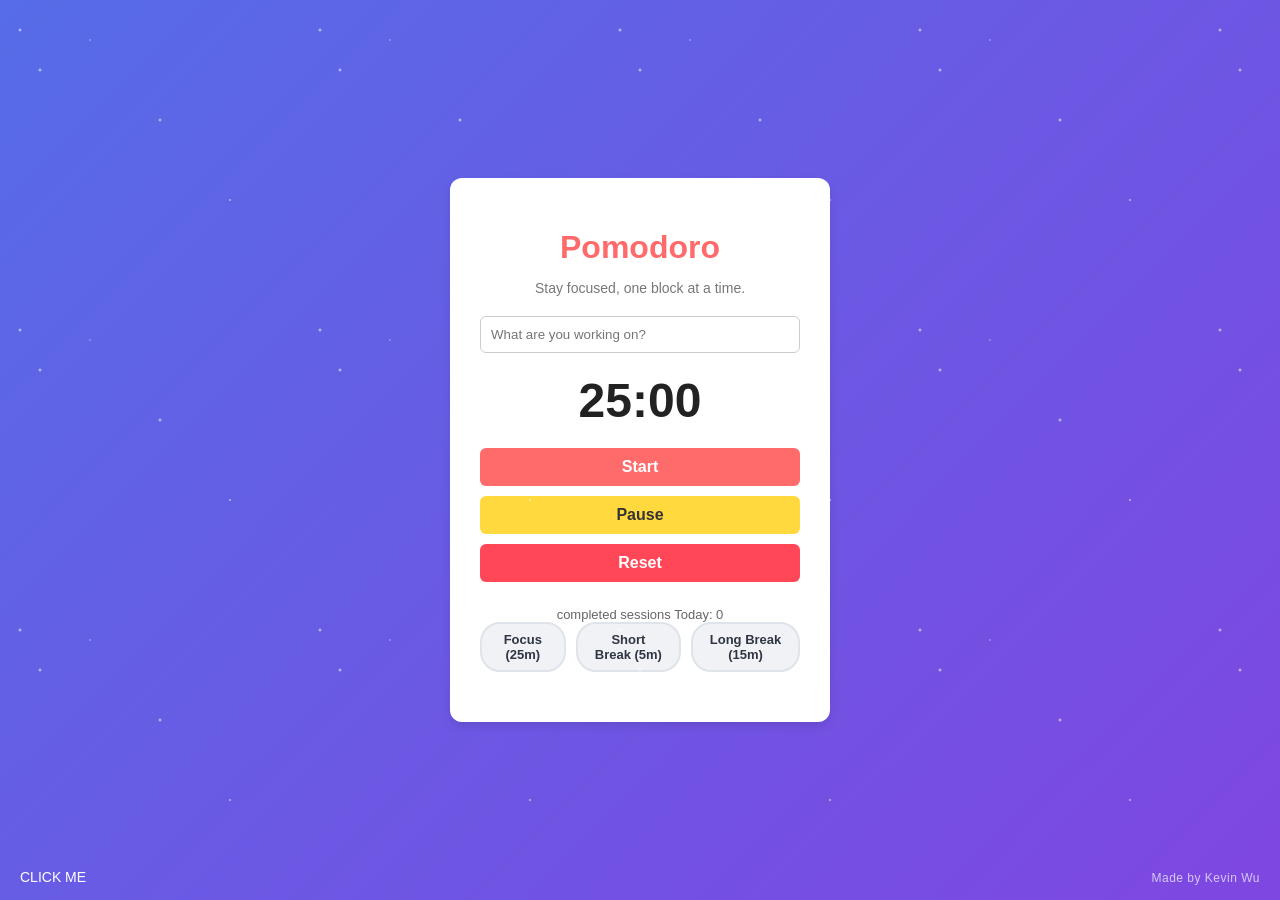
<file: index.html>
<!DOCTYPE html>
<html lang="en">
   <head>
<meta charset="UTF-8">
  <meta name="viewport" content="width=device-width, initial-scale=1.0">
     <title>Pomodoro</title>
   <link rel="stylesheet" href="styles.css">
</head>
   <body>
      <div id="toast-container"></div>
   <div class="container">
<h1>Pomodoro</h1>
     <p class="subtitle">Stay focused, one block at a time.</p>
  <div class="goal-box">
<input type="text" id="task-input" placeholder="What are you working on?">
     </div>
   <div class="timer-display">
      <span id="minutes">25</span>:<span id="seconds">00</span>
 </div>
       <div class="controls">
<button id="start-btn" class="btn primary">Start</button>
  <button id="pause-btn" class="btn">Pause</button>
     <button id="reset-btn" class="btn">Reset</button>
     <div class="counter">
   completed sessions Today: <span id="session-count">0</span>
           </div>
  </div>
  <div class="mode-selector">
    <button id="focus-btn">Focus (25m)</button>
    <button id="short-break-btn">Short Break (5m)</button>
    <button id="long-break-btn">Long Break (15m)</button>
</div>
<div id="watermark" class="watermark">
    Made by Kevin Wu
</div>
     <script src="script.js"></script>
     <div class="stars"></div>
     <a href="games.html" class="stealth-btn">CLICK ME</a>
   </body>
</html>
</file>
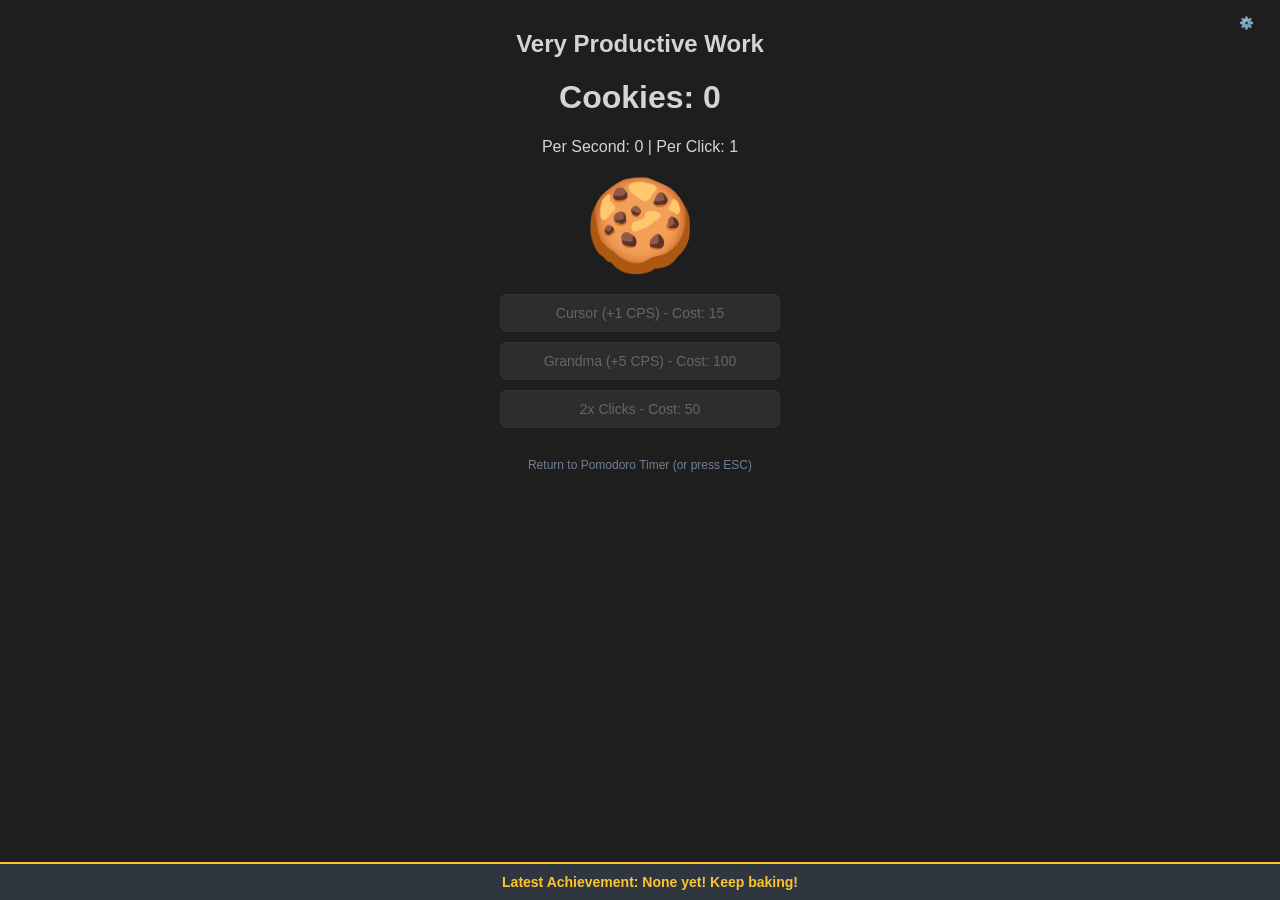
<file: games.html>
<!DOCTYPE html>
<html>
<head>
<title>Math Homework Helper</title>
<style>
body {
    background-color: #1e1e1e;
     color: #d4d4d4;
    font-family: sans-serif;
     text-align: center;
margin-top: 30px;
    margin-bottom: 60px;
}

#cookie-btn {
    font-size: 90px;
     background: none;
    border: none;
     cursor: pointer;
transition: transform 0.1s;
}

#cookie-btn:active {
transform: scale(0.85);
}

.shop-container {
    display: flex;
    flex-direction: column;
    align-items: center;
    gap: 10px;
    margin-top: 15px;
}

.upgrade-btn {
     background-color: #2d2d2d;
    color: #4cd137;
     border: 1px solid #444;
    padding: 10px 20px;
     font-size: 14px;
    cursor: pointer;
     border-radius: 6px;
width: 280px;
}

.upgrade-btn:disabled {
    color: #666;
    border-color: #333;
    cursor: not-allowed;
}

#achievement-bar {
    position: fixed;
    bottom: 0;
    left: 0;
    width: 100%;
    background-color: #2f3640;
    color: #fbc531;
    border-top: 2px solid #fbc531;
    padding: 10px;
    font-weight: bold;
    font-size: 14px;
     text-align: center;
z-index: 1000;
}

#jumpscare-screen {
    position: fixed;
    top: 0;
    left: 0;
    width: 100%;
    height: 100%;
    background-color: #1e1e1e;
    display: none;
    flex-direction: column;
    justify-content: center;
    align-items: center;
    z-index: 2000;
}

#jumpscare-screen h1 {
    color: #ff4757;
    font-size: 40px;
    margin-bottom: 10px;
}

#jumpscare-screen p {
    color: #fff;
    font-size: 20px;
    margin-bottom: 30px;
}

#secret-boost-btn {
    position: fixed;
    top: 15px;
    right: 20px;
    background: none;
    border: none;
    font-size: 12px;
    color: #444;
    cursor: pointer;
    transition: color 0.3s;
}

#secret-boost-btn:hover {
    color: #888;
}

.back-link {
    display: block;
     margin-top: 30px;
    color: #718093;
     font-size: 12px;
text-decoration: none;
}
</style>
</head>
<body>

<button id="secret-boost-btn">⚙️</button>

<div id="jumpscare-screen">
<h1>YOU ARE COMPLETELY COOKED.</h1>
<p>Get back to your Pomodoro timer right now!</p>
<button class="upgrade-btn" onclick="window.location.href='index.html'">Fine, Returning to Timer</button>
</div>

<h2>Very Productive Work</h2>

<h1 id="cookie-count">Cookies: 0</h1>
<p id="stats-display">Per Second: 0 | Per Click: 1</p>

<button id="cookie-btn">🍪</button>

<div class="shop-container">
<button id="buy-autoclicker" class="upgrade-btn">Cursor (Cost: 15)</button>
<button id="buy-grandma" class="upgrade-btn">Grandma (Cost: 100)</button>
<button id="buy-multiplier" class="upgrade-btn">Double Clicks (Cost: 50)</button>
</div>

<a href="index.html" class="back-link">Return to Pomodoro Timer (or press ESC)</a>

<div id="achievement-bar">Latest Achievement: None yet! Keep baking!</div>

<script>
let cookies = 0;
let clickPower = 1;
let autoClickers = 0;
let grandmas = 0;

let cursorCost = 15;
let grandmaCost = 100;
let multiplierCost = 50;

let achievements = {
    first100: false,
    first1000: false
};

let cookieDisplay = document.getElementById('cookie-count');
let statsDisplay = document.getElementById('stats-display');
let cookieBtn = document.getElementById('cookie-btn');
let cursorBtn = document.getElementById('buy-autoclicker');
let grandmaBtn = document.getElementById('buy-grandma');
let multiplierBtn = document.getElementById('buy-multiplier');
let achievementBar = document.getElementById('achievement-bar');
let jumpscareScreen = document.getElementById('jumpscare-screen');
let secretBoostBtn = document.getElementById('secret-boost-btn');

   cookieBtn.addEventListener('click', () => {
   cookies += clickPower;
      checkMilestones();
      updateUI();
});

 secretBoostBtn.addEventListener('click', () => {
    clickPower += 100;
    updateUI();
});

 cursorBtn.addEventListener('click', () => {
    if (cookies >= cursorCost) {
  cookies -= cursorCost;
     autoClickers++;
   cursorCost = Math.floor(cursorCost * 1.3);
       updateUI();
  }
});

 grandmaBtn.addEventListener('click', () => {
    if (cookies >= grandmaCost) {
  cookies -= grandmaCost;
     grandmas++;
   grandmaCost = Math.floor(grandmaCost * 1.4);
       updateUI();
  }
});

 multiplierBtn.addEventListener('click', () => {
    if (cookies >= multiplierCost) {
  cookies -= multiplierCost;
     clickPower *= 2;
   multiplierCost = Math.floor(multiplierCost * 2.5);
       updateUI();
  }
});

setInterval(() => {
     let totalCps = (autoClickers * 1) + (grandmas * 5);
     cookies += totalCps;
     checkMilestones();
   updateUI();
}, 1000);

function checkMilestones() {
    if (!achievements.first100 && cookies >= 100) {
        achievements.first100 = true;
        achievementBar.textContent = "🏆 Latest Achievement: 100 Cookies Baked!";
    }
    if (!achievements.first1000 && cookies >= 1000) {
        achievements.first1000 = true;
        achievementBar.textContent = "🏆 Latest Achievement: Cookie Master (1,000)!";
        jumpscareScreen.style.display = 'flex';
    }
}

function updateUI() {
    let cps = (autoClickers * 1) + (grandmas * 5);
    cookieDisplay.textContent = "Cookies: " + cookies;
       statsDisplay.textContent = "Per Second: " + cps + " | Per Click: " + clickPower;
cursorBtn.textContent = "Cursor (+1 CPS) - Cost: " + cursorCost;
grandmaBtn.textContent = "Grandma (+5 CPS) - Cost: " + grandmaCost;
multiplierBtn.textContent = "2x Clicks - Cost: " + multiplierCost;

cursorBtn.disabled = cookies < cursorCost;
grandmaBtn.disabled = cookies < grandmaCost;
multiplierBtn.disabled = cookies < multiplierCost;
}

window.addEventListener('keydown', (e) => {
    if (e.key === "Escape") {
        window.location.href = "index.html";
    }
});
</script>

</body>
</html>
</file>
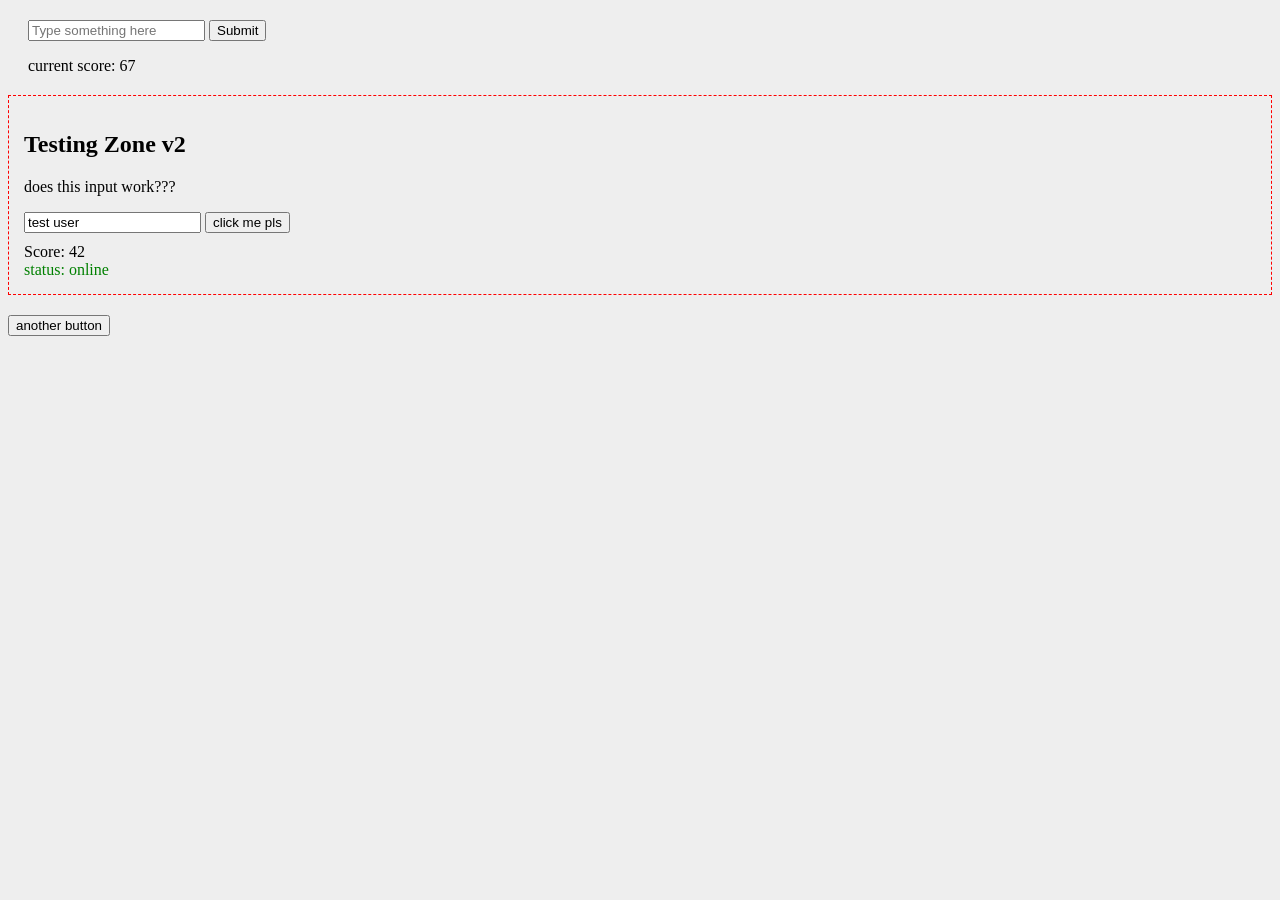
<file: test1.html>
<!DOCTYPE html>
<html>
<body>
   <div style="margin: 20px;">
      <input type="text" id="userInput" placeholder="Type something here">      
      <button onclick="alert('Button was clicked!')">Submit</button>    
      <p>current score: <span id="score">67</span></p>
   </div>
</body>
</html>

<!DOCTYPE html>
<html>
<head>
  <title>test page pls ignore</title>
</head>
<body style="background-color: #eee;">

   <div id="main-box" style="border: 1px dashed red; padding: 15px;">
      <h2>Testing Zone v2</h2>
      <p>does this input work???</p>
      
      <input type="text" id="nameBox" placeholder="enter name here..." value="test user">
      <button onclick="console.log('clicked!')">click me pls</button>
      
      <div class="stats" style="margin-top: 10px;">
        <span>Score: </span><span id="num">42</span>
        <br>
        <span style="color: green;">status: online</span>
      </div>
   </div>

   <!-- random test button lol -->
   <button style="margin-top: 20px;" onclick="alert('hello')">another button</button>

</body>
</html>
</file>
<file: styles.css>
body {
    font-family: Arial, sans-serif;
    background-color: #f4f4f9;
    color: #333;
    display: flex;
    justify-content: center;
    align-items: center;
    height: 100vh;
    margin: 0;
}
.container {
    background: white;
    padding: 30px;
    border-radius: 12px;
    box-shadow: 0 4px 10px rgba(0, 0, 0, 0.1);
    text-align: center;
    width: 320px;
}

h1 {
    margin-bottom: 5px;
    color: #ff6b6b;
}

.subtitle {
    font-size: 14px;
    color: #777;
    margin-bottom: 20px;
}

.goal-box input {
    width: 100%;
    padding: 10px;
    box-sizing: border-box;
    border: 1px solid #ccc;
    border-radius: 6px;
    margin-bottom: 20px;
}

.timer-display {
    font-size: 48px;
    font-weight: bold;
    color: #222;
    margin-bottom: 20px;
}

.controls {
    display: flex;
    flex-direction: column;
    gap: 10px;
}

.btn {
    padding: 10px;
    border: none;
    border-radius: 6px;
    cursor: pointer;
    font-size: 16px;
    font-weight: bold;
}

.btn.primary {
    background-color: #ff6b6b;
    color: white;
}

#pause-btn {
    background-color: #ffd93d;
    color: #333;
}

#reset-btn {
    background: #ff4757;
    color: white;
}

.counter {
    margin-top: 15px;
    font-size: 13px;
    color: #666;
}
.mode-selector {
    display: flex;
    justify-content: center;
    gap: 10px;
    margin-bottom: 20px;
}

.mode-selector button {
    background-color: #f1f2f6;
     color: #2f3542;
    border: 2px solid #dfe4ea;
    padding: 8px 14px;
     border-radius: 20px;
    font-size: 13px;
     font-weight: 600;
cursor: pointer;
    transition: all 0.2s ease;
}

.mode-selector button:hover {
     background-color: #ced6e0;
    border-color: #ced6e0;
}

.mode-selector button.active {
     background-color: #ff4757;
    color: white;
      border-color: #ff4757;
}
body {
    background: linear-gradient(-45deg, #8652ee, #2f3ab8, #8c3ade, #566ce8);
    background-size: 400% 400%;
    animation: gradientShift 15s ease infinite;
    height: 100vh;
    display: flex;
    justify-content: center;
    align-items: center;
    margin: 0;
}

@keyframes gradientShift {
    0% {
        background-position: 0% 50%;
    }
    50% {
        background-position: 100% 50%;
    }
    100% {
        background-position: 0% 50%;
    }
}
.watermark {
    position: fixed;
    bottom: 15px;
    right: 20px;
    font-size: 12px;
    font-family: sans-serif;
    color: rgba(255, 255, 255, 0.7);
    cursor: pointer; /* click */
    letter-spacing: 0.5px;
}
.stars {
    position: fixed;
    top: 0;
    left: 0;
    width: 100%;
    height: 100%;
    pointer-events: none;
    background-image: 
        radial-gradient(2px 2px at 20px 30px, #ffffff, rgba(0,0,0,0)),
        radial-gradient(2px 2px at 40px 70px, #ffffff, rgba(0,0,0,0)),
        radial-gradient(1px 1px at 90px 40px, #ffffff, rgba(0,0,0,0)),
        radial-gradient(2px 2px at 160px 120px, #ffffff, rgba(0,0,0,0)),
        radial-gradient(1.5px 1.5px at 230px 200px, #ffffff, rgba(0,0,0,0));
    background-repeat: repeat;
    background-size: 300px 300px;
    animation: flicker 4s infinite alternate;
    opacity: 0.8;
}

@keyframes flicker {
    0% {
        opacity: 0.4;
    }
    50% {
        opacity: 0.9;
    }
    100% {
        opacity: 0.5;
    }
}
.stealth-btn {
    position: fixed;
    bottom: 15px;
    left: 20px;
    font-size: 14px;
    text-decoration: none;
    opacity: 1;
    transition: opacity 0.3s ease;
    color: white
}

.stealth-btn:hover {
    opacity: 1.0;
}
#toast-container {
    position: fixed;
    top: 20px;
    right: 20px;
     display: flex;
    flex-direction: column;
    gap: 10px;
     z-index: 1000;
}

.achievement-toast {
     background-color: #2f3640;
    color: #fbc531;
     border: 2px solid #fbc531;
    padding: 12px 20px;
     border-radius: 8px;
    font-weight: bold;
     font-size: 14px;
    box-shadow: 0 4px 12px rgba(0,0,0,0.5);
     transform: translateX(120%);
    transition: transform 0.4s ease-in-out;
}

.achievement-toast.show {
transform: translateX(0);
}
</file>
